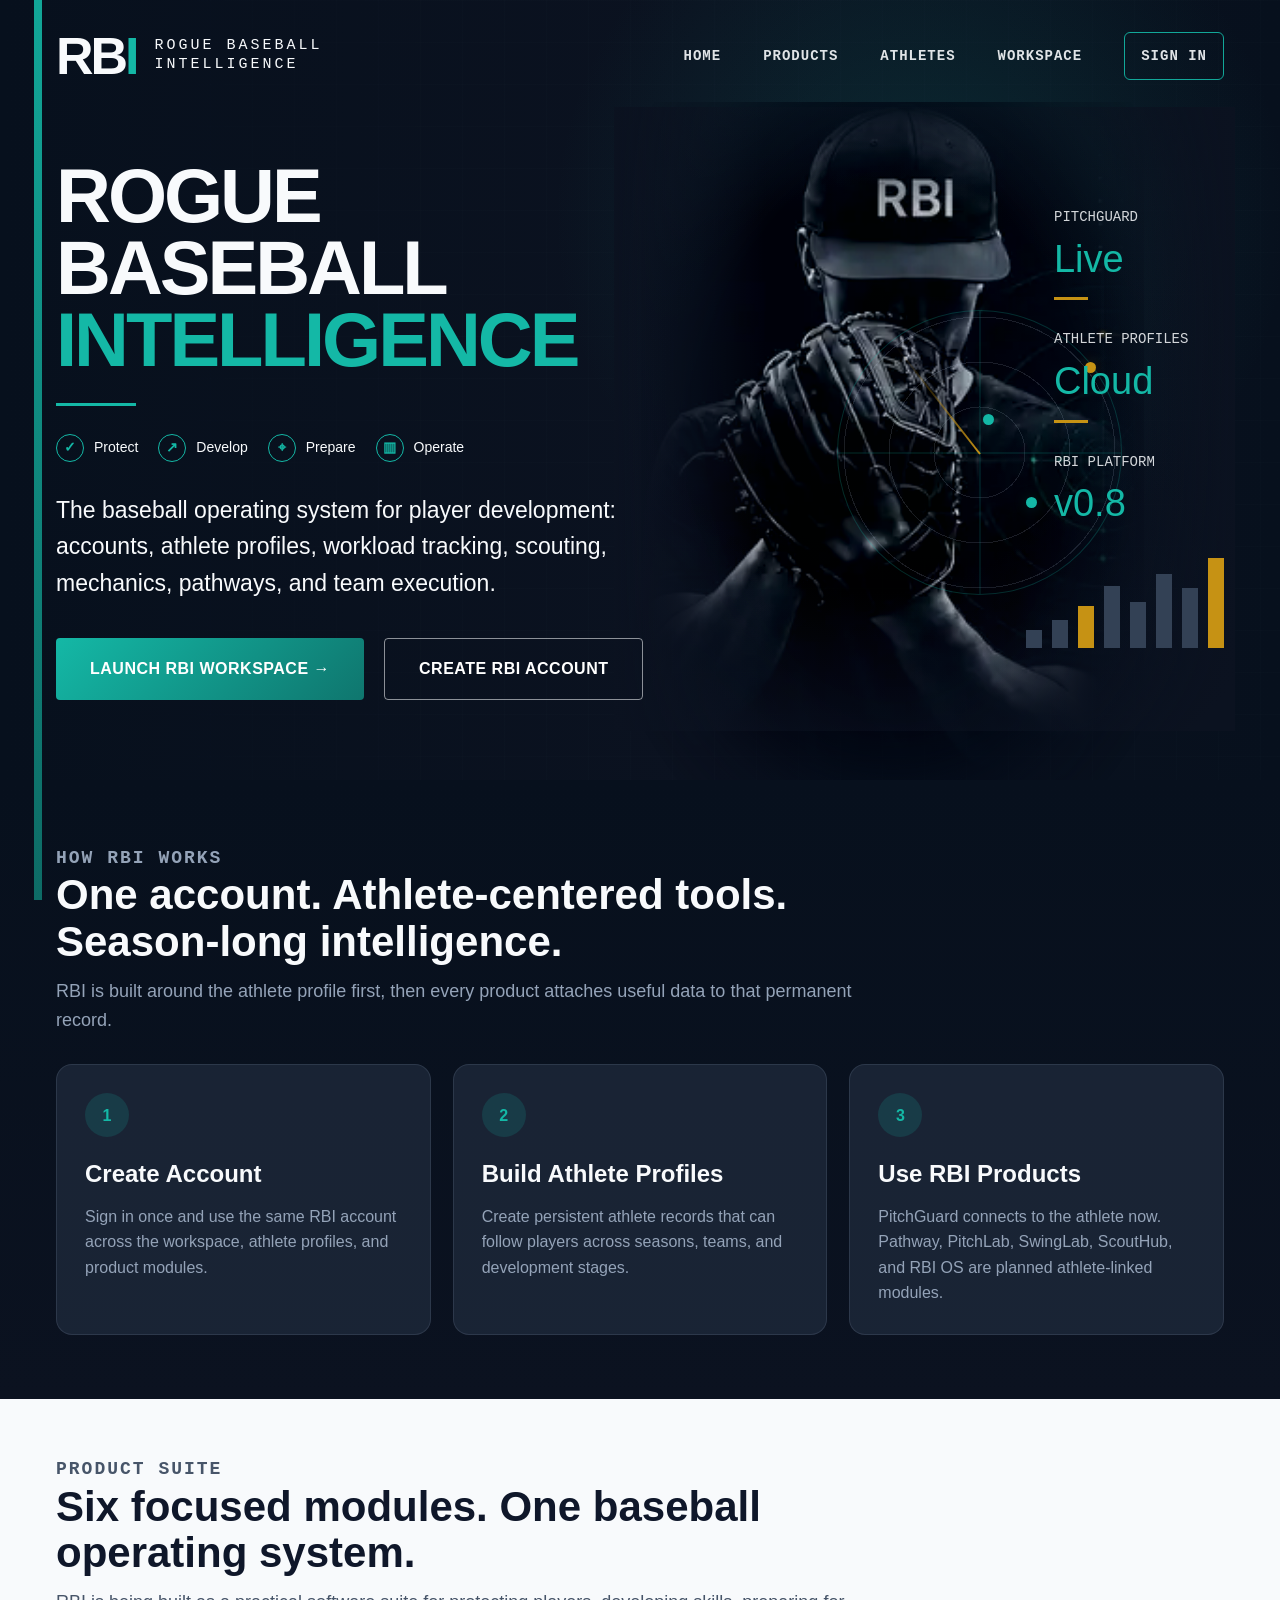
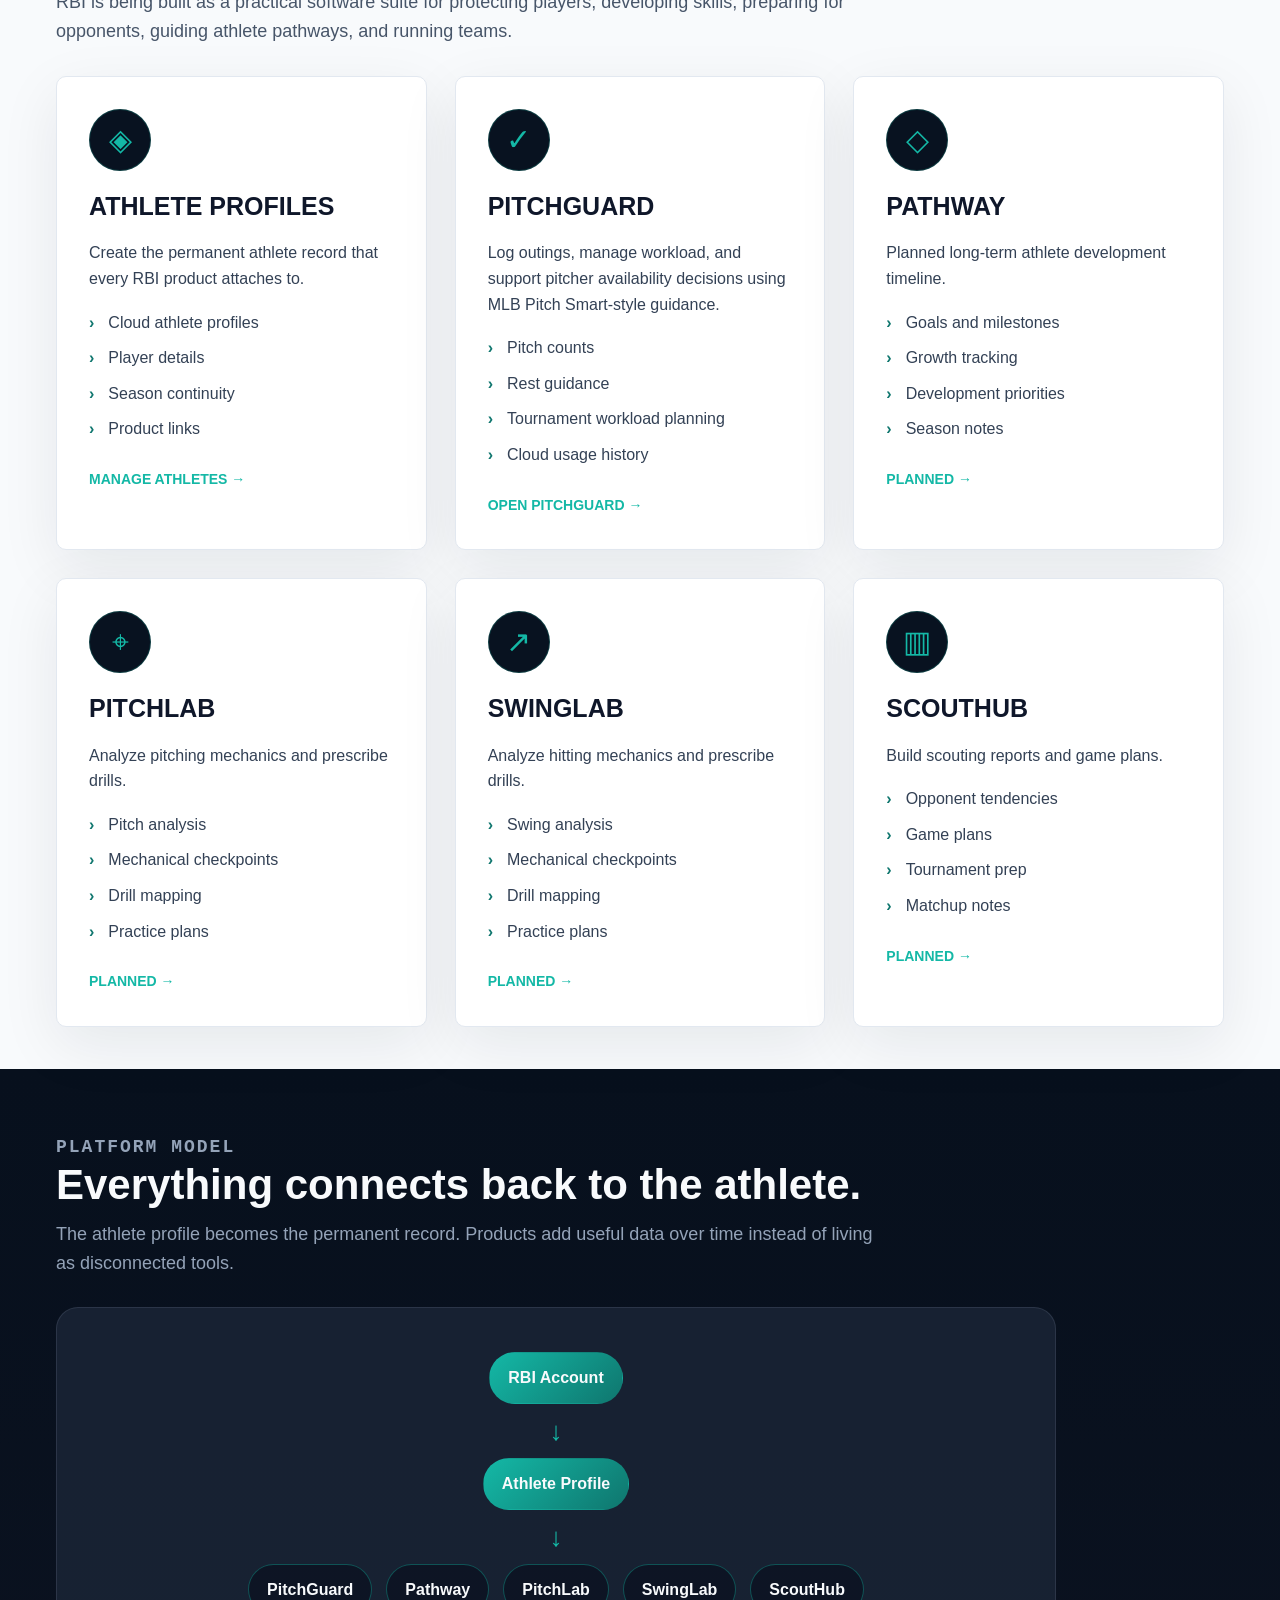
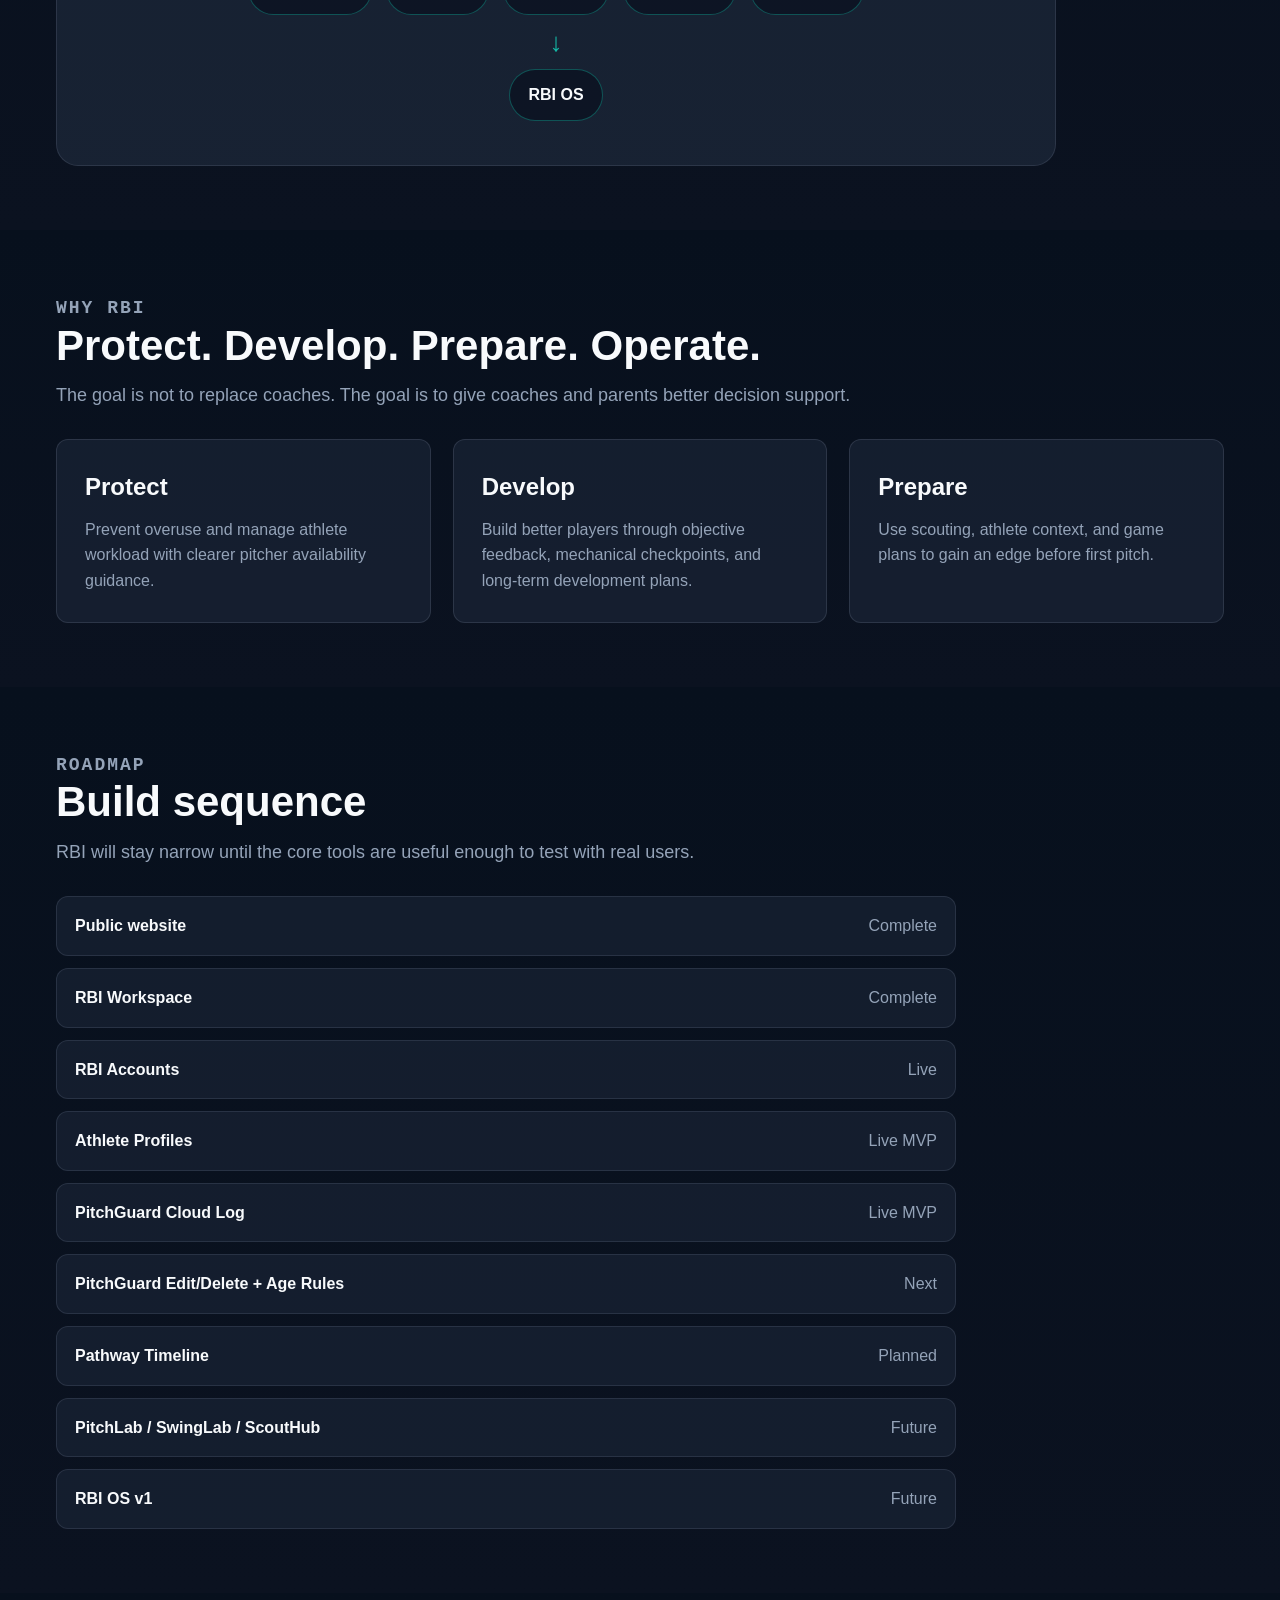
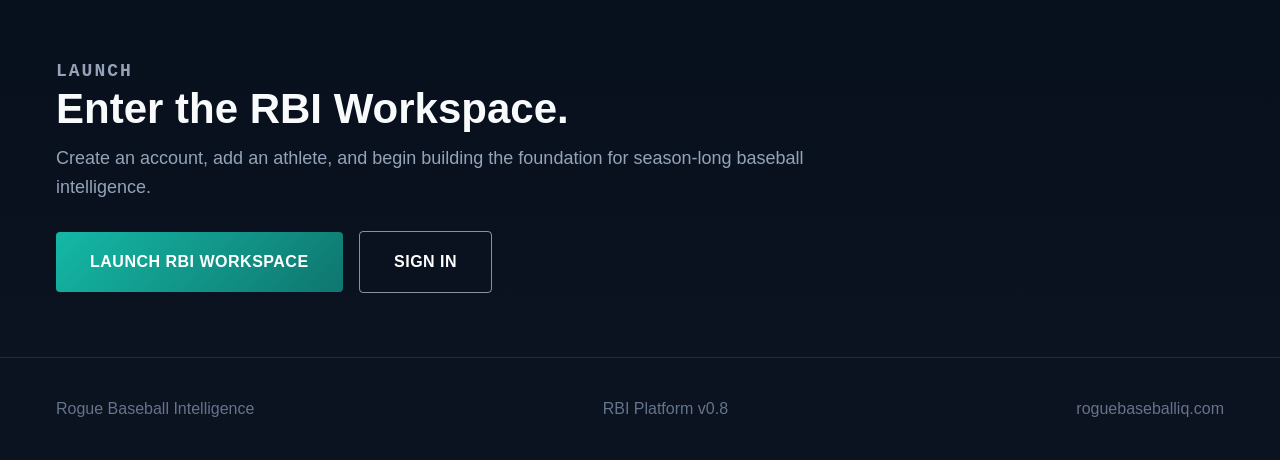
<file: index.html>
<!DOCTYPE html>
<html lang="en">
<head>
  <meta charset="UTF-8">
  <meta name="viewport" content="width=device-width, initial-scale=1.0">
  <title>Rogue Baseball IQ</title>
  <meta name="theme-color" content="#0B1220">
  <meta name="apple-mobile-web-app-capable" content="yes">
  <meta name="apple-mobile-web-app-status-bar-style" content="black-translucent">
  <meta name="apple-mobile-web-app-title" content="RBI">
  <link rel="manifest" href="/manifest.json">
  <link rel="icon" href="/icon.svg" type="image/svg+xml">
  <link rel="apple-touch-icon" href="/icon.svg">
  <link rel="stylesheet" href="/css/home.css">
  <style>
    .product-suite { grid-template-columns: repeat(3, 1fr); }
    .product-suite .card:nth-child(4), .product-suite .card:nth-child(5), .product-suite .card:nth-child(6) { grid-column: auto; }
    .platform-steps { display:grid; grid-template-columns:repeat(3,1fr); gap:22px; }
    .step-card { background:rgba(30,41,59,.78); border:1px solid rgba(148,163,184,.16); border-radius:16px; padding:28px; }
    .step-number { width:44px; height:44px; display:grid; place-items:center; border-radius:50%; background:rgba(20,184,166,.16); color:#14B8A6; font-weight:900; margin-bottom:18px; }
    .step-card h3 { margin:0 0 10px; font-size:24px; }
    .step-card p { color:#94A3B8; margin:0; }
    .ecosystem { background:rgba(30,41,59,.72); border:1px solid rgba(148,163,184,.16); border-radius:22px; padding:30px; max-width:1000px; }
    .ecosystem-row { display:flex; justify-content:center; gap:14px; flex-wrap:wrap; margin:14px 0; }
    .node { border:1px solid rgba(20,184,166,.38); background:rgba(11,18,32,.76); color:#F8FAFC; border-radius:999px; padding:12px 18px; font-weight:900; }
    .node.primary { background:linear-gradient(135deg,#14B8A6,#0F766E); border-color:transparent; }
    .connector { text-align:center; color:#14B8A6; font-size:26px; line-height:1; }
    @media (max-width: 980px) { .product-suite, .platform-steps { grid-template-columns: 1fr; } }
  </style>
</head>
<body>
  <div class="page-rail"></div>

  <section class="hero" id="top">
    <nav class="nav">
      <a class="brand" href="#top">
        <div class="mark">RB<span>I</span></div>
        <small>ROGUE BASEBALL<br>INTELLIGENCE</small>
      </a>
      <div class="links">
        <a href="#top">Home</a>
        <a href="#products">Products</a>
        <a href="/athletes.html">Athletes</a>
        <a href="/dashboard.html">Workspace</a>
        <a href="/account.html" class="nav-cta">Sign In</a>
      </div>
    </nav>

    <div class="hero-grid">
      <div class="hero-copy">
        <h1>Rogue Baseball <span>Intelligence</span></h1>
        <div class="accent-line"></div>
        <div class="pill-row">
          <div class="mini-pill"><span class="mini-icon">✓</span>Protect</div>
          <div class="mini-pill"><span class="mini-icon">↗</span>Develop</div>
          <div class="mini-pill"><span class="mini-icon">⌖</span>Prepare</div>
          <div class="mini-pill"><span class="mini-icon">▥</span>Operate</div>
        </div>
        <p>The baseball operating system for player development: accounts, athlete profiles, workload tracking, scouting, mechanics, pathways, and team execution.</p>
        <div class="actions">
          <a class="button" href="/dashboard.html">Launch RBI Workspace →</a>
          <a class="button secondary" href="/account.html">Create RBI Account</a>
        </div>
      </div>

      <div class="visual" aria-hidden="true">
        <div class="player-scene"></div>
        <div class="radar"></div>
        <div class="sweep"></div>
        <span class="dot one"></span>
        <span class="dot two"></span>
        <span class="dot three"></span>
        <div class="metrics">
          <div class="metric"><label>PitchGuard</label><strong>Live</strong><i></i></div>
          <div class="metric"><label>Athlete Profiles</label><strong>Cloud</strong><i></i></div>
          <div class="metric"><label>RBI Platform</label><strong>v0.8</strong></div>
        </div>
        <div class="bars"><span></span><span></span><span></span><span></span><span></span><span></span><span></span><span></span></div>
      </div>
    </div>
  </section>

  <section class="section-dark" id="how">
    <div class="section-inner">
      <div class="section-head">
        <p class="kicker">How RBI Works</p>
        <h2>One account. Athlete-centered tools. Season-long intelligence.</h2>
        <p>RBI is built around the athlete profile first, then every product attaches useful data to that permanent record.</p>
      </div>
      <div class="platform-steps">
        <div class="step-card"><div class="step-number">1</div><h3>Create Account</h3><p>Sign in once and use the same RBI account across the workspace, athlete profiles, and product modules.</p></div>
        <div class="step-card"><div class="step-number">2</div><h3>Build Athlete Profiles</h3><p>Create persistent athlete records that can follow players across seasons, teams, and development stages.</p></div>
        <div class="step-card"><div class="step-number">3</div><h3>Use RBI Products</h3><p>PitchGuard connects to the athlete now. Pathway, PitchLab, SwingLab, ScoutHub, and RBI OS are planned athlete-linked modules.</p></div>
      </div>
    </div>
  </section>

  <section class="section-light" id="products">
    <div class="section-inner">
      <div class="section-head">
        <p class="kicker">Product Suite</p>
        <h2>Six focused modules. One baseball operating system.</h2>
        <p>RBI is being built as a practical software suite for protecting players, developing skills, preparing for opponents, guiding athlete pathways, and running teams.</p>
      </div>
      <div class="cards product-suite">
        <div class="card" id="profiles">
          <div class="icon">◈</div>
          <h3>Athlete Profiles</h3>
          <p>Create the permanent athlete record that every RBI product attaches to.</p>
          <ul><li>Cloud athlete profiles</li><li>Player details</li><li>Season continuity</li><li>Product links</li></ul>
          <a class="learn" href="/athletes.html">Manage Athletes →</a>
        </div>
        <div class="card" id="pitchguard">
          <div class="icon">✓</div>
          <h3>PitchGuard</h3>
          <p>Log outings, manage workload, and support pitcher availability decisions using MLB Pitch Smart-style guidance.</p>
          <ul><li>Pitch counts</li><li>Rest guidance</li><li>Tournament workload planning</li><li>Cloud usage history</li></ul>
          <a class="learn" href="/pitchguard.html">Open PitchGuard →</a>
        </div>
        <div class="card" id="pathway">
          <div class="icon">◇</div>
          <h3>Pathway</h3>
          <p>Planned long-term athlete development timeline.</p>
          <ul><li>Goals and milestones</li><li>Growth tracking</li><li>Development priorities</li><li>Season notes</li></ul>
          <a class="learn" href="/dashboard.html#pathway">Planned →</a>
        </div>
        <div class="card" id="pitchlab"><div class="icon">⌖</div><h3>PitchLab</h3><p>Analyze pitching mechanics and prescribe drills.</p><ul><li>Pitch analysis</li><li>Mechanical checkpoints</li><li>Drill mapping</li><li>Practice plans</li></ul><a class="learn" href="/dashboard.html">Planned →</a></div>
        <div class="card" id="swinglab"><div class="icon">↗</div><h3>SwingLab</h3><p>Analyze hitting mechanics and prescribe drills.</p><ul><li>Swing analysis</li><li>Mechanical checkpoints</li><li>Drill mapping</li><li>Practice plans</li></ul><a class="learn" href="/dashboard.html">Planned →</a></div>
        <div class="card" id="scouthub"><div class="icon">▥</div><h3>ScoutHub</h3><p>Build scouting reports and game plans.</p><ul><li>Opponent tendencies</li><li>Game plans</li><li>Tournament prep</li><li>Matchup notes</li></ul><a class="learn" href="/dashboard.html">Planned →</a></div>
      </div>
    </div>
  </section>

  <section class="section-dark" id="ecosystem">
    <div class="section-inner">
      <div class="section-head"><p class="kicker">Platform Model</p><h2>Everything connects back to the athlete.</h2><p>The athlete profile becomes the permanent record. Products add useful data over time instead of living as disconnected tools.</p></div>
      <div class="ecosystem">
        <div class="ecosystem-row"><div class="node primary">RBI Account</div></div>
        <div class="connector">↓</div>
        <div class="ecosystem-row"><div class="node primary">Athlete Profile</div></div>
        <div class="connector">↓</div>
        <div class="ecosystem-row"><div class="node">PitchGuard</div><div class="node">Pathway</div><div class="node">PitchLab</div><div class="node">SwingLab</div><div class="node">ScoutHub</div></div>
        <div class="connector">↓</div>
        <div class="ecosystem-row"><div class="node">RBI OS</div></div>
      </div>
    </div>
  </section>

  <section class="section-dark" id="why">
    <div class="section-inner">
      <div class="section-head"><p class="kicker">Why RBI</p><h2>Protect. Develop. Prepare. Operate.</h2><p>The goal is not to replace coaches. The goal is to give coaches and parents better decision support.</p></div>
      <div class="why-grid">
        <div class="why-card"><h3>Protect</h3><p>Prevent overuse and manage athlete workload with clearer pitcher availability guidance.</p></div>
        <div class="why-card"><h3>Develop</h3><p>Build better players through objective feedback, mechanical checkpoints, and long-term development plans.</p></div>
        <div class="why-card"><h3>Prepare</h3><p>Use scouting, athlete context, and game plans to gain an edge before first pitch.</p></div>
      </div>
    </div>
  </section>

  <section class="section-dark" id="roadmap">
    <div class="section-inner">
      <div class="section-head"><p class="kicker">Roadmap</p><h2>Build sequence</h2><p>RBI will stay narrow until the core tools are useful enough to test with real users.</p></div>
      <div class="roadmap">
        <div class="roadmap-item"><strong>Public website</strong><span>Complete</span></div>
        <div class="roadmap-item"><strong>RBI Workspace</strong><span>Complete</span></div>
        <div class="roadmap-item"><strong>RBI Accounts</strong><span>Live</span></div>
        <div class="roadmap-item"><strong>Athlete Profiles</strong><span>Live MVP</span></div>
        <div class="roadmap-item"><strong>PitchGuard Cloud Log</strong><span>Live MVP</span></div>
        <div class="roadmap-item"><strong>PitchGuard Edit/Delete + Age Rules</strong><span>Next</span></div>
        <div class="roadmap-item"><strong>Pathway Timeline</strong><span>Planned</span></div>
        <div class="roadmap-item"><strong>PitchLab / SwingLab / ScoutHub</strong><span>Future</span></div>
        <div class="roadmap-item"><strong>RBI OS v1</strong><span>Future</span></div>
      </div>
    </div>
  </section>

  <section class="section-dark" id="launch">
    <div class="section-inner">
      <div class="section-head"><p class="kicker">Launch</p><h2>Enter the RBI Workspace.</h2><p>Create an account, add an athlete, and begin building the foundation for season-long baseball intelligence.</p></div>
      <a class="button" href="/dashboard.html">Launch RBI Workspace</a>
      <a class="button secondary" href="/account.html" style="margin-left:12px">Sign In</a>
    </div>
  </section>

  <footer class="footer"><div>Rogue Baseball Intelligence</div><div>RBI Platform v0.8</div><div>roguebaseballiq.com</div></footer>

  <script>
    if ('serviceWorker' in navigator) {
      window.addEventListener('load', () => { navigator.serviceWorker.register('/sw.js'); });
    }
  </script>
</body>
</html>
</file>
<file: css/home.css>
:root {
  --midnight: #0B1220;
  --slate: #1E293B;
  --teal: #0F766E;
  --bright: #14B8A6;
  --gold: #C69214;
  --cloud: #F8FAFC;
  --steel: #94A3B8;
  --muted: #64748B;
}

* { box-sizing: border-box; }
html { scroll-behavior: smooth; }
body {
  margin: 0;
  font-family: Arial, sans-serif;
  background: var(--midnight);
  color: var(--cloud);
  line-height: 1.6;
  overflow-x: hidden;
}

.page-rail {
  position: fixed;
  left: 34px;
  top: 0;
  bottom: 0;
  width: 8px;
  background: linear-gradient(180deg, var(--bright), var(--teal));
  z-index: 20;
  opacity: .9;
}

.hero {
  min-height: 720px;
  position: relative;
  padding: 30px 56px 80px;
  background: radial-gradient(circle at 72% 28%, rgba(15,118,110,.25), transparent 34%), linear-gradient(90deg, #07101d 0%, #0b1220 55%, #07101d 100%);
  overflow: hidden;
}

.hero:after {
  content: "";
  position: absolute;
  inset: 0;
  background-image: linear-gradient(rgba(148,163,184,.045) 1px, transparent 1px), linear-gradient(90deg, rgba(148,163,184,.045) 1px, transparent 1px);
  background-size: 42px 42px;
  mask-image: linear-gradient(90deg, transparent 0%, black 35%, black 100%);
  opacity: .32;
  pointer-events: none;
}

.nav {
  position: relative;
  z-index: 5;
  max-width: 1440px;
  margin: 0 auto;
  display: flex;
  align-items: center;
  justify-content: space-between;
  gap: 24px;
}

.brand {
  display: flex;
  align-items: center;
  gap: 18px;
  text-decoration: none;
  color: var(--cloud);
}

.mark {
  font-size: 52px;
  font-weight: 900;
  letter-spacing: -3px;
  line-height: 1;
}
.mark span { color: var(--bright); }
.brand small {
  display: block;
  font-family: monospace;
  font-size: 15px;
  letter-spacing: 3px;
  line-height: 1.25;
  color: var(--cloud);
}

.links { display: flex; gap: 42px; align-items: center; flex-wrap: wrap; }
.links a {
  font-family: monospace;
  color: var(--cloud);
  text-decoration: none;
  text-transform: uppercase;
  font-weight: 800;
  letter-spacing: 1px;
  font-size: 14px;
  opacity: .9;
}
.links a:hover { color: var(--bright); }
.nav-cta {
  border: 1px solid var(--bright);
  border-radius: 6px;
  padding: 12px 16px !important;
  color: var(--cloud) !important;
}

.hero-grid {
  position: relative;
  z-index: 2;
  max-width: 1440px;
  margin: 78px auto 0;
  display: grid;
  grid-template-columns: 1.05fr .95fr;
  gap: 42px;
  align-items: center;
}

.hero-copy { position: relative; z-index: 4; }
.hero h1 {
  font-size: 76px;
  line-height: .95;
  margin: 0 0 26px;
  text-transform: uppercase;
  letter-spacing: -3px;
}
.hero h1 span { display: block; color: var(--bright); }
.accent-line { width: 80px; height: 3px; background: var(--bright); margin: 0 0 28px; }
.pill-row { display: flex; gap: 20px; flex-wrap: wrap; margin-bottom: 30px; }
.mini-pill { display: flex; align-items: center; gap: 10px; color: var(--cloud); font-size: 14px; }
.mini-icon {
  width: 28px;
  height: 28px;
  border: 1px solid var(--bright);
  border-radius: 50%;
  display: grid;
  place-items: center;
  color: var(--bright);
  font-weight: 900;
}
.hero p { font-size: 23px; max-width: 650px; color: var(--cloud); margin: 0 0 36px; }
.actions { display: flex; gap: 20px; flex-wrap: wrap; }
.button {
  display: inline-flex;
  align-items: center;
  gap: 12px;
  padding: 17px 34px;
  background: linear-gradient(135deg, var(--bright), var(--teal));
  color: white;
  text-decoration: none;
  font-weight: 900;
  border-radius: 4px;
  text-transform: uppercase;
  letter-spacing: .5px;
}
.button.secondary { background: transparent; border: 1px solid rgba(248,250,252,.55); }

.visual { position: relative; min-height: 520px; isolation: isolate; }
.player-scene {
  position: absolute;
  left: -9%;
  top: -13%;
  width: 94%;
  height: 132%;
  z-index: 1;
  background: linear-gradient(90deg, #0b1220 0%, rgba(11,18,32,.68) 8%, rgba(11,18,32,0) 25%, rgba(11,18,32,0) 70%, #0b1220 100%), linear-gradient(180deg, #0b1220 0%, rgba(11,18,32,0) 16%, rgba(11,18,32,0) 72%, #0b1220 100%), url('/assets/player-hero.svg') center/cover no-repeat;
  background-blend-mode: normal, normal, screen;
  filter: contrast(1.08) saturate(.9) brightness(.94);
  opacity: .95;
  mask-image: radial-gradient(ellipse at 50% 47%, #000 0%, #000 52%, rgba(0,0,0,.72) 66%, rgba(0,0,0,.25) 78%, transparent 92%);
  -webkit-mask-image: radial-gradient(ellipse at 50% 47%, #000 0%, #000 52%, rgba(0,0,0,.72) 66%, rgba(0,0,0,.25) 78%, transparent 92%);
  animation: player-float 14s ease-in-out infinite;
}
.visual:after {
  content: "";
  position: absolute;
  inset: -12% -2% -8% -14%;
  z-index: 2;
  background: radial-gradient(ellipse at 43% 45%, transparent 0%, transparent 42%, rgba(11,18,32,.4) 67%, #0b1220 94%), linear-gradient(90deg, #0b1220 0%, transparent 24%, transparent 78%, #0b1220 100%);
  pointer-events: none;
}
.visual:before {
  content: "";
  position: absolute;
  left: -34%;
  top: 3%;
  width: 34%;
  height: 88%;
  z-index: 6;
  pointer-events: none;
  background: linear-gradient(105deg, transparent 0%, rgba(248,250,252,0) 40%, rgba(248,250,252,.06) 50%, rgba(20,184,166,.05) 54%, rgba(248,250,252,0) 66%, transparent 100%);
  filter: blur(12px);
  mix-blend-mode: screen;
  opacity: 0;
  transform: skewX(-14deg);
  animation: player-flare 24s ease-in-out infinite;
}
.radar {
  position: absolute;
  right: 19%;
  top: 27%;
  width: 285px;
  height: 285px;
  border-radius: 50%;
  background: repeating-radial-gradient(circle, rgba(148,163,184,.20) 0 1px, transparent 1px 45px);
  border: 1px solid rgba(20,184,166,.26);
  z-index: 3;
  opacity: .9;
  animation: radar-float 16s ease-in-out infinite;
}
.radar:before { content: ""; position: absolute; left: 50%; top: 0; width: 1px; height: 100%; background: rgba(20,184,166,.28); transform: translateX(-50%); }
.radar:after { content: ""; position: absolute; top: 50%; left: 0; width: 100%; height: 1px; background: rgba(20,184,166,.28); transform: translateY(-50%); }
.sweep { position: absolute; right: calc(19% + 142.5px); top: calc(27% + 142.5px); width: 138px; height: 2px; background: linear-gradient(90deg, rgba(198,146,20,0), rgba(198,146,20,.28) 45%, var(--gold)); transform-origin: 100% 50%; transform: rotate(52deg); z-index: 4; animation: radar-sweep 24s linear infinite; }
.dot { position: absolute; width: 11px; height: 11px; background: var(--bright); border-radius: 50%; z-index: 5; box-shadow: 0 0 14px rgba(20,184,166,.22); }
.dot.one { left: 55%; top: 47%; }
.dot.two { left: 63%; top: 63%; }
.dot.three { left: 74%; top: 37%; background: var(--gold); box-shadow: 0 0 14px rgba(198,146,20,.20); }
.metrics { position: absolute; right: 0; top: 7%; display: grid; gap: 28px; z-index: 5; }
.metric { min-width: 170px; }
.metric label { display: block; color: var(--cloud); font-family: monospace; text-transform: uppercase; font-size: 14px; opacity: .85; }
.metric strong { font-size: 38px; color: var(--bright); font-weight: 500; }
.metric i { display: block; width: 34px; height: 3px; background: var(--gold); margin-top: 8px; }
.bars { position: absolute; right: 0; bottom: 8%; display: flex; gap: 10px; align-items: end; height: 95px; z-index: 5; }
.bars span { width: 16px; background: #334155; transform-origin: bottom; }
.bars span:nth-child(3), .bars span:nth-child(8) { background: var(--gold); }
.bars span:nth-child(1) { height: 18px; }
.bars span:nth-child(2) { height: 28px; }
.bars span:nth-child(3) { height: 42px; }
.bars span:nth-child(4) { height: 62px; }
.bars span:nth-child(5) { height: 46px; }
.bars span:nth-child(6) { height: 74px; }
.bars span:nth-child(7) { height: 60px; }
.bars span:nth-child(8) { height: 90px; }

.section-dark { background: linear-gradient(180deg, #07101d, #0b1220); padding: 64px 56px; }
.section-light { background: #f8fafc; color: #0f172a; padding: 56px 56px 42px; }
.section-inner { max-width: 1440px; margin: 0 auto; }
.section-head { max-width: 820px; margin-bottom: 30px; }
.kicker { color: var(--bright); font-family: monospace; text-transform: uppercase; letter-spacing: 2px; font-weight: 900; margin: 0 0 10px; }
.section-head h2 { font-size: 42px; line-height: 1.1; margin: 0 0 12px; }
.section-head p { color: var(--steel); font-size: 18px; margin: 0; }
.section-light .section-head p { color: #475569; }

.cards { max-width: 1440px; margin: 0 auto; display: grid; grid-template-columns: repeat(4, 1fr); gap: 28px; }
.card { background: white; border: 1px solid #e2e8f0; border-radius: 10px; padding: 32px; box-shadow: 0 18px 60px rgba(15,23,42,.08); }
.card.dark { background: rgba(30,41,59,.82); color: white; border-color: rgba(148,163,184,.18); }
.icon { width: 62px; height: 62px; background: #081220; border: 1px solid rgba(15,118,110,.4); border-radius: 50%; display: grid; place-items: center; color: var(--bright); font-size: 30px; margin-bottom: 22px; }
.card h3 { font-size: 25px; line-height: 1.1; margin: 0 0 20px; text-transform: uppercase; }
.card p, .card li { color: #334155; }
.card.dark p, .card.dark li { color: var(--steel); }
.card ul { list-style: none; padding: 0; margin: 18px 0 24px; }
.card li { margin: 10px 0; }
.card li:before { content: '›'; margin-right: 14px; color: var(--teal); font-weight: 900; }
.learn { color: var(--bright); font-weight: 900; text-transform: uppercase; text-decoration: none; font-size: 14px; }

.why-grid { display: grid; grid-template-columns: repeat(3, 1fr); gap: 22px; }
.why-card { border: 1px solid rgba(148,163,184,.18); border-radius: 12px; padding: 28px; background: rgba(30,41,59,.58); }
.why-card h3 { margin: 0 0 10px; font-size: 24px; }
.why-card p { color: var(--steel); margin: 0; }

.roadmap { display: grid; gap: 12px; max-width: 900px; }
.roadmap-item { display: flex; justify-content: space-between; gap: 18px; padding: 16px 18px; border: 1px solid rgba(148,163,184,.16); border-radius: 12px; background: rgba(30,41,59,.55); }
.roadmap-item span { color: var(--steel); }

.footer { max-width: 1440px; margin: 0 auto; padding: 38px 56px; color: var(--muted); border-top: 1px solid rgba(148,163,184,.18); display: flex; justify-content: space-between; gap: 20px; flex-wrap: wrap; background: #0b1220; }

@keyframes radar-sweep {
  0% { transform: rotate(52deg); opacity: .62; }
  50% { opacity: .86; }
  100% { transform: rotate(412deg); opacity: .62; }
}

@keyframes radar-float {
  0%, 100% { transform: translate3d(0, 0, 0); opacity: .86; }
  50% { transform: translate3d(2px, -2px, 0); opacity: .94; }
}

@keyframes player-flare {
  0%, 72%, 100% { left: -34%; opacity: 0; }
  78% { opacity: .26; }
  86% { left: 58%; opacity: 0; }
}

@keyframes player-float {
  0%, 100% { transform: translate3d(0, 0, 0) scale(1); filter: contrast(1.08) saturate(.9) brightness(.94); }
  50% { transform: translate3d(0, -3px, 0) scale(1.004); filter: contrast(1.09) saturate(.91) brightness(.96); }
}

@media (prefers-reduced-motion: reduce) {
  .player-scene, .visual:before, .radar, .sweep { animation: none !important; }
}

@media (max-width: 980px) {
  .page-rail { left: 0; width: 5px; }
  .hero { padding: 24px; }
  .links { gap: 18px; }
  .hero-grid { grid-template-columns: 1fr; margin-top: 50px; }
  .hero h1 { font-size: 54px; }
  .visual { min-height: 420px; }
  .player-scene { left: -12%; width: 105%; height: 115%; }
  .radar { right: 13%; top: 25%; width: 245px; height: 245px; }
  .sweep { right: calc(13% + 122.5px); top: calc(25% + 122.5px); width: 118px; }
  .cards, .why-grid { grid-template-columns: 1fr; }
  .metrics { display: none; }
  .section-light, .section-dark { padding: 36px 24px; }
}
</file>
